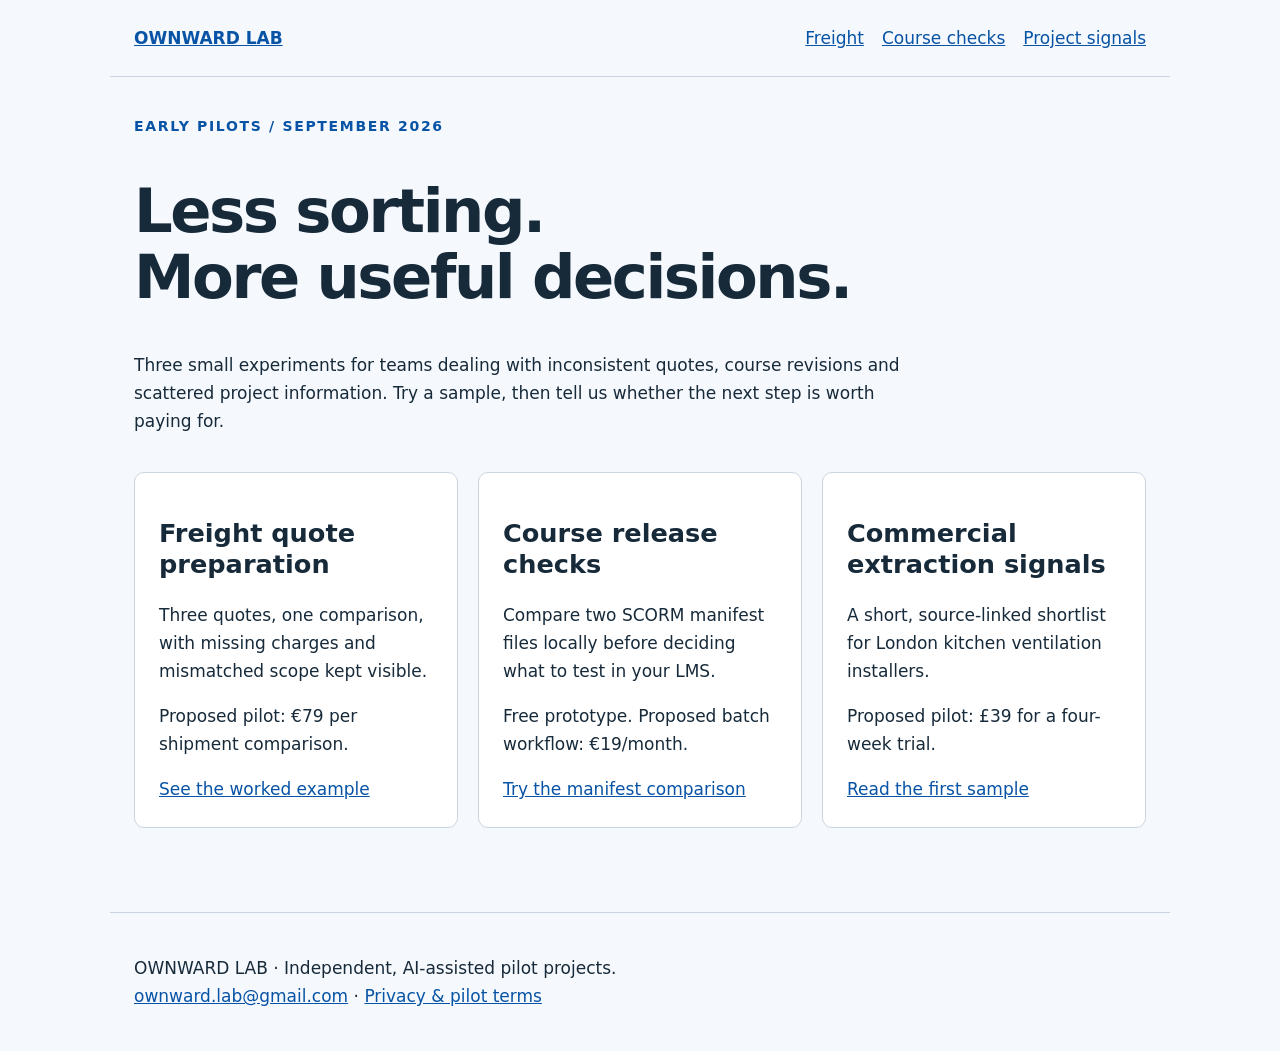
<file: index.html>
<!doctype html><html lang="en"><head><meta charset="utf-8"><meta name="viewport" content="width=device-width,initial-scale=1"><title>Focused workflow pilots | OWNWARD LAB</title><meta name="description" content="Small, focused workflow experiments from OWNWARD LAB."><link rel="stylesheet" href="style.css"></head><body><header><a href="index.html"><strong>OWNWARD LAB</strong></a><nav><a href="freight.html">Freight</a><a href="course-check.html">Course checks</a><a href="project-signals.html">Project signals</a></nav></header><main><p class="eyebrow">EARLY PILOTS / SEPTEMBER 2026</p><h1>Less sorting.<br>More useful decisions.</h1><p>Three small experiments for teams dealing with inconsistent quotes, course revisions and scattered project information. Try a sample, then tell us whether the next step is worth paying for.</p><div class="grid"><article class="card"><h2>Freight quote preparation</h2><p>Three quotes, one comparison, with missing charges and mismatched scope kept visible.</p><p>Proposed pilot: €79 per shipment comparison.</p><a href="freight.html">See the worked example</a></article><article class="card"><h2>Course release checks</h2><p>Compare two SCORM manifest files locally before deciding what to test in your LMS.</p><p>Free prototype. Proposed batch workflow: €19/month.</p><a href="course-check.html">Try the manifest comparison</a></article><article class="card"><h2>Commercial extraction signals</h2><p>A short, source-linked shortlist for London kitchen ventilation installers.</p><p>Proposed pilot: £39 for a four-week trial.</p><a href="project-signals.html">Read the first sample</a></article></div></main><footer><p>OWNWARD LAB · Independent, AI-assisted pilot projects.<br><a href="mailto:ownward.lab@gmail.com">ownward.lab@gmail.com</a> · <a href="privacy.html">Privacy & pilot terms</a></p></footer></body></html>
</file>
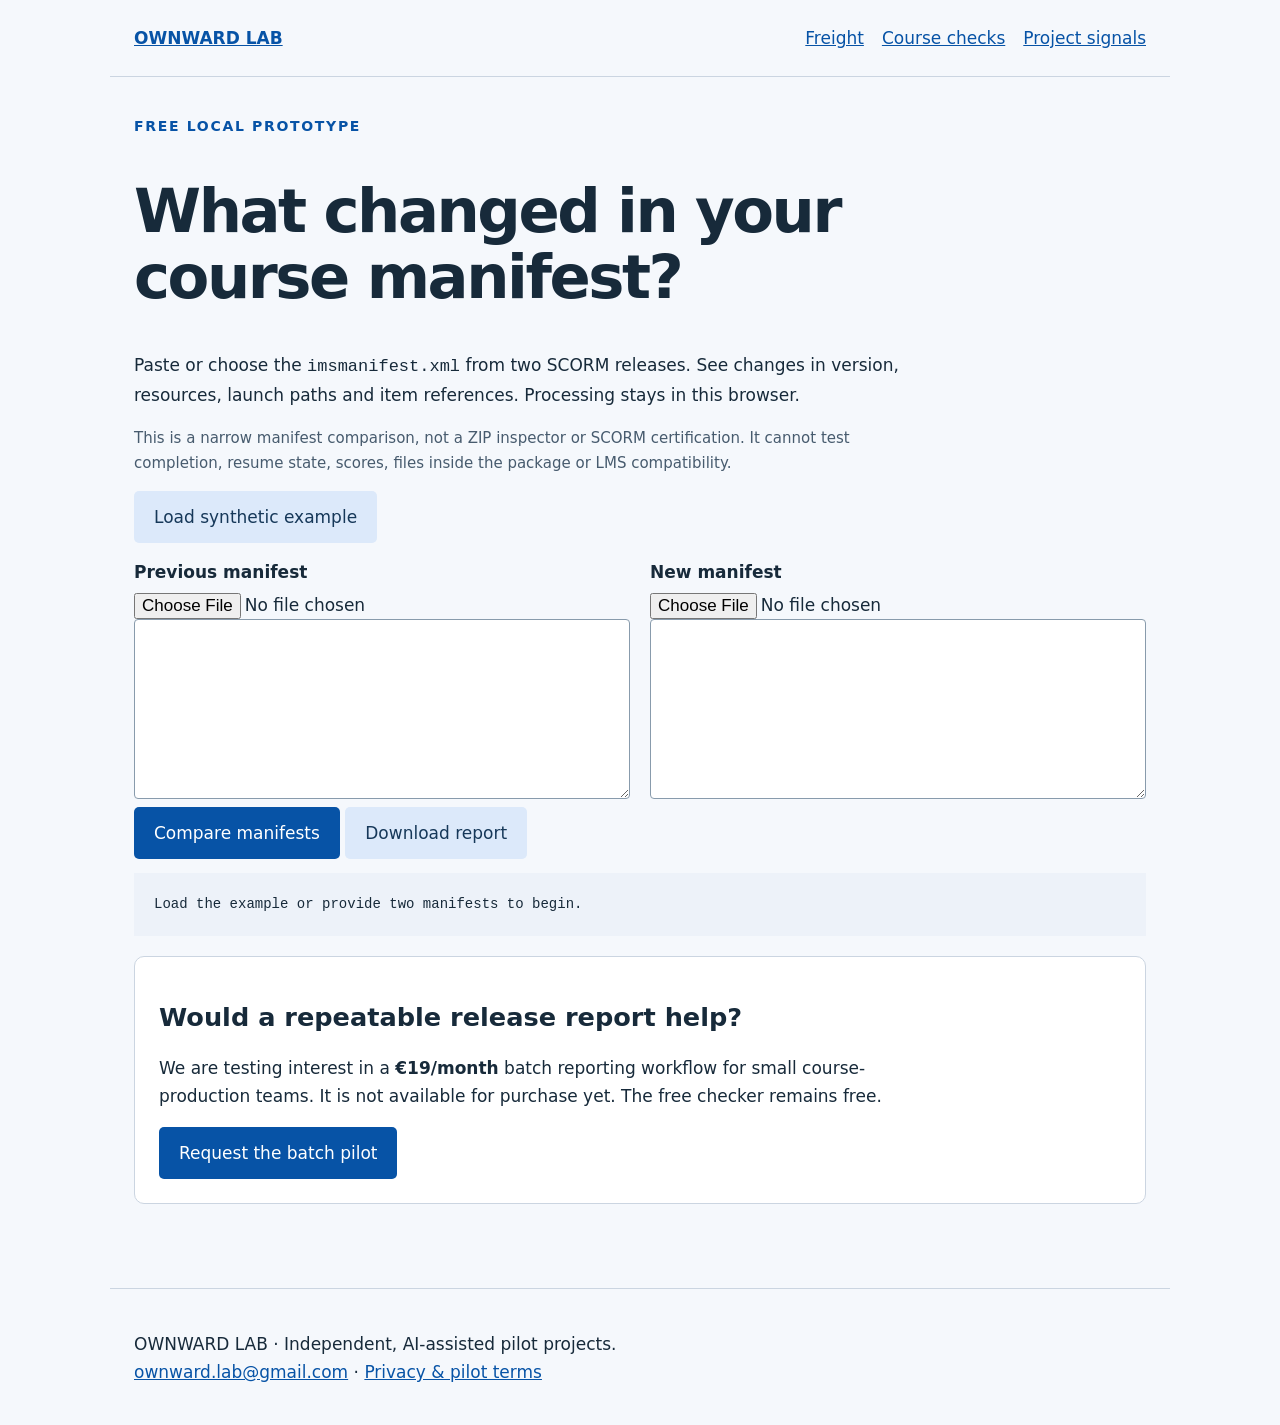
<file: course-check.html>
<!doctype html><html lang="en"><head><meta charset="utf-8"><meta name="viewport" content="width=device-width,initial-scale=1"><title>Course release manifest comparison | OWNWARD LAB</title><meta name="description" content="Small, focused workflow experiments from OWNWARD LAB."><link rel="stylesheet" href="style.css"></head><body><header><a href="index.html"><strong>OWNWARD LAB</strong></a><nav><a href="freight.html">Freight</a><a href="course-check.html">Course checks</a><a href="project-signals.html">Project signals</a></nav></header><main><p class="eyebrow">FREE LOCAL PROTOTYPE</p><h1>What changed in your course manifest?</h1><p>Paste or choose the <code>imsmanifest.xml</code> from two SCORM releases. See changes in version, resources, launch paths and item references. Processing stays in this browser.</p><p class="note">This is a narrow manifest comparison, not a ZIP inspector or SCORM certification. It cannot test completion, resume state, scores, files inside the package or LMS compatibility.</p><button id="sample" class="secondary">Load synthetic example</button><div class="grid"><div><label for="old">Previous manifest</label><input type="file" id="oldfile" accept=".xml"><textarea id="old" spellcheck="false" aria-label="Previous manifest XML"></textarea></div><div><label for="new">New manifest</label><input type="file" id="newfile" accept=".xml"><textarea id="new" spellcheck="false" aria-label="New manifest XML"></textarea></div></div><button id="compare">Compare manifests</button> <button id="download" class="secondary" disabled>Download report</button><pre id="result" role="status" aria-live="polite">Load the example or provide two manifests to begin.</pre><section class="card"><h2>Would a repeatable release report help?</h2><p>We are testing interest in a <strong>€19/month</strong> batch reporting workflow for small course-production teams. It is not available for purchase yet. The free checker remains free.</p><a class="button" href="mailto:ownward.lab@gmail.com?subject=Course%20checks%20%E2%80%94%20%E2%82%AC19/month%20interest&amp;body=I%20release%20__%20courses%20per%20month.%0AMy%20LMS%20is%20__.%0AMy%20current%20release-check%20process%20is%20__.%0AAt%20%E2%82%AC19/month%20I%20would%20need%20__.">Request the batch pilot</a></section></main><footer><p>OWNWARD LAB · Independent, AI-assisted pilot projects.<br><a href="mailto:ownward.lab@gmail.com">ownward.lab@gmail.com</a> · <a href="privacy.html">Privacy & pilot terms</a></p></footer><script src="course.js"></script></body></html>
</file>
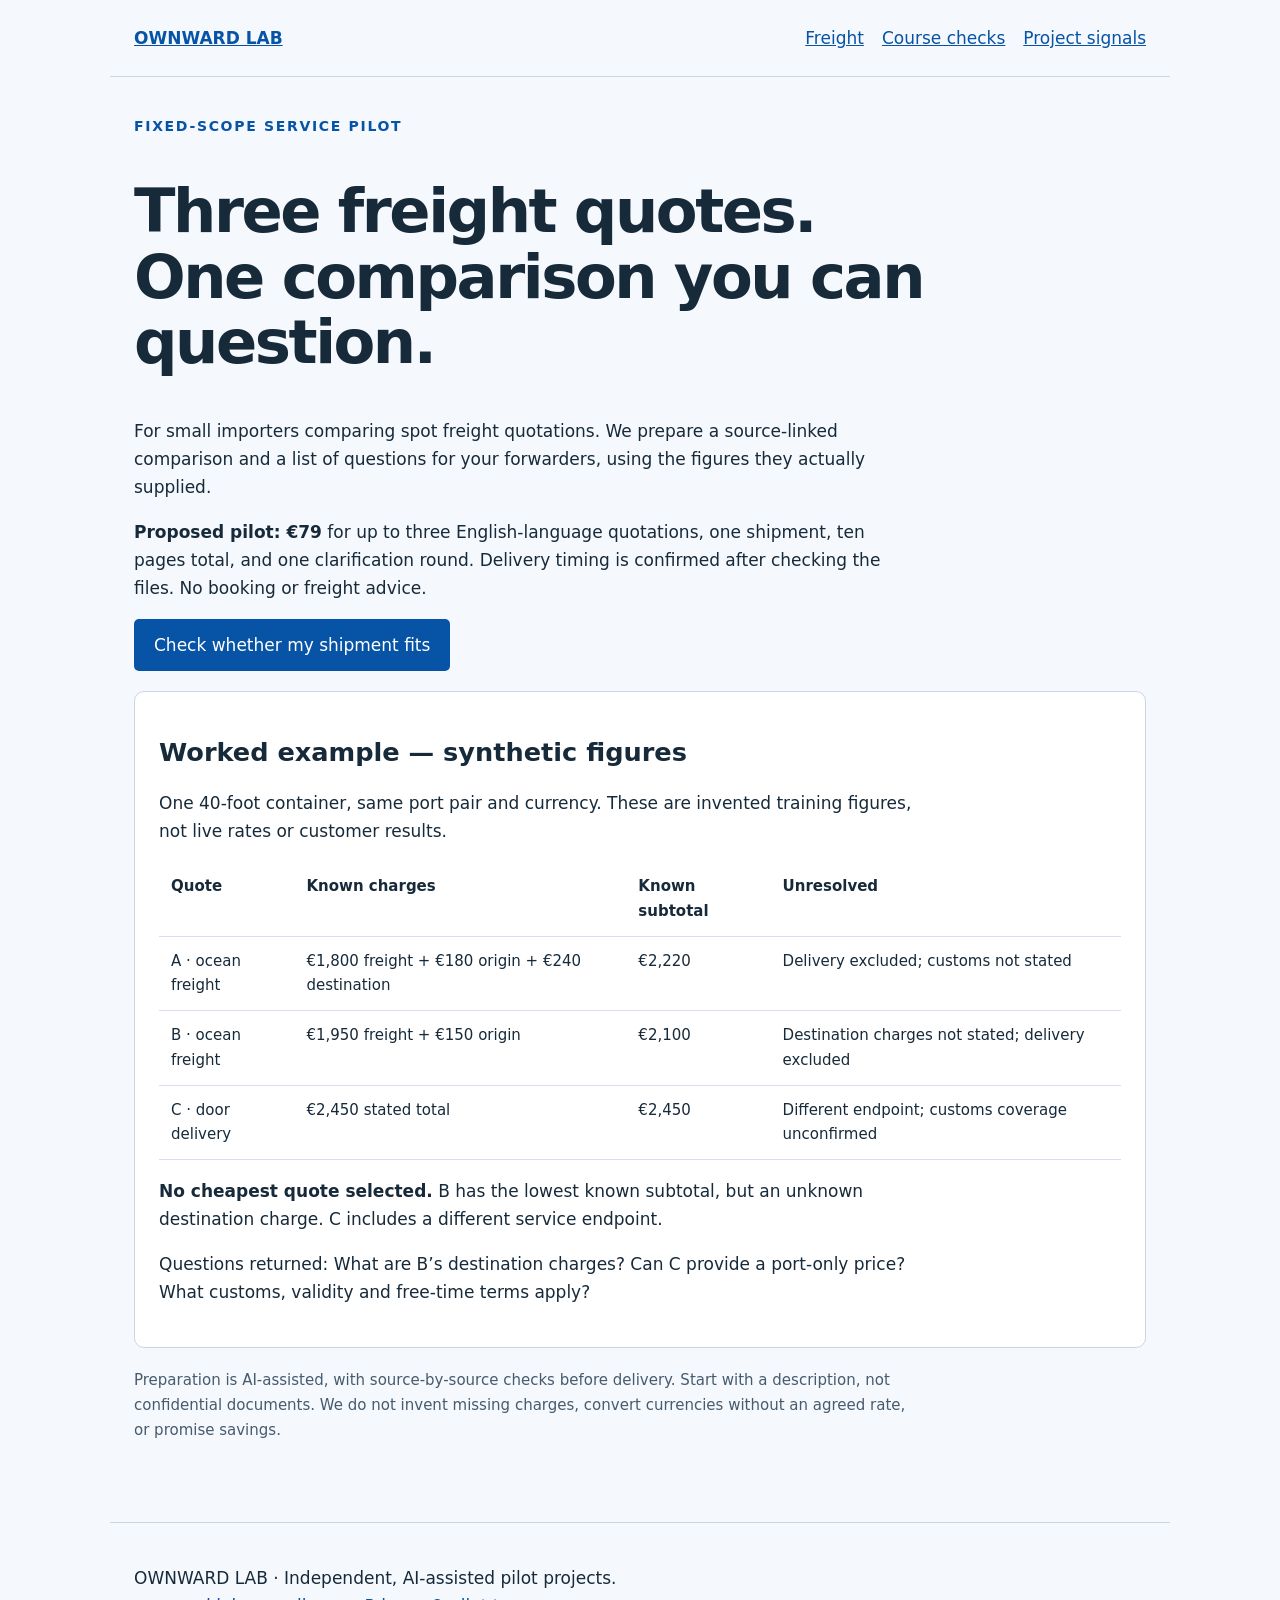
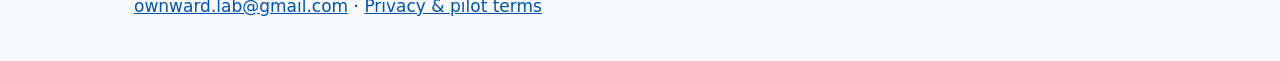
<file: freight.html>
<!doctype html><html lang="en"><head><meta charset="utf-8"><meta name="viewport" content="width=device-width,initial-scale=1"><title>Freight quote preparation | OWNWARD LAB</title><meta name="description" content="Small, focused workflow experiments from OWNWARD LAB."><link rel="stylesheet" href="style.css"></head><body><header><a href="index.html"><strong>OWNWARD LAB</strong></a><nav><a href="freight.html">Freight</a><a href="course-check.html">Course checks</a><a href="project-signals.html">Project signals</a></nav></header><main><p class="eyebrow">FIXED-SCOPE SERVICE PILOT</p><h1>Three freight quotes.<br>One comparison you can question.</h1><p>For small importers comparing spot freight quotations. We prepare a source-linked comparison and a list of questions for your forwarders, using the figures they actually supplied.</p><p><strong>Proposed pilot: €79</strong> for up to three English-language quotations, one shipment, ten pages total, and one clarification round. Delivery timing is confirmed after checking the files. No booking or freight advice.</p><a class="button" href="mailto:ownward.lab@gmail.com?subject=Freight%20pilot%20%E2%80%94%20%E2%82%AC79%20interest&amp;body=I%20compare%20about%20__%20shipments%20per%20month.%0AMy%20quote%20formats%20are%20__.%0AI%20would%20consider%20the%20%E2%82%AC79%20pilot%20if%20__.%0APlease%20confirm%20scope%20before%20I%20send%20any%20files.">Check whether my shipment fits</a><section class="card"><h2>Worked example — synthetic figures</h2><p>One 40-foot container, same port pair and currency. These are invented training figures, not live rates or customer results.</p><div class="scroll"><table><tr><th>Quote</th><th>Known charges</th><th>Known subtotal</th><th>Unresolved</th></tr><tr><td>A · ocean freight</td><td>€1,800 freight + €180 origin + €240 destination</td><td>€2,220</td><td>Delivery excluded; customs not stated</td></tr><tr><td>B · ocean freight</td><td>€1,950 freight + €150 origin</td><td>€2,100</td><td>Destination charges not stated; delivery excluded</td></tr><tr><td>C · door delivery</td><td>€2,450 stated total</td><td>€2,450</td><td>Different endpoint; customs coverage unconfirmed</td></tr></table></div><p><strong>No cheapest quote selected.</strong> B has the lowest known subtotal, but an unknown destination charge. C includes a different service endpoint.</p><p>Questions returned: What are B’s destination charges? Can C provide a port-only price? What customs, validity and free-time terms apply?</p></section><p class="note">Preparation is AI-assisted, with source-by-source checks before delivery. Start with a description, not confidential documents. We do not invent missing charges, convert currencies without an agreed rate, or promise savings.</p></main><footer><p>OWNWARD LAB · Independent, AI-assisted pilot projects.<br><a href="mailto:ownward.lab@gmail.com">ownward.lab@gmail.com</a> · <a href="privacy.html">Privacy & pilot terms</a></p></footer></body></html>
</file>
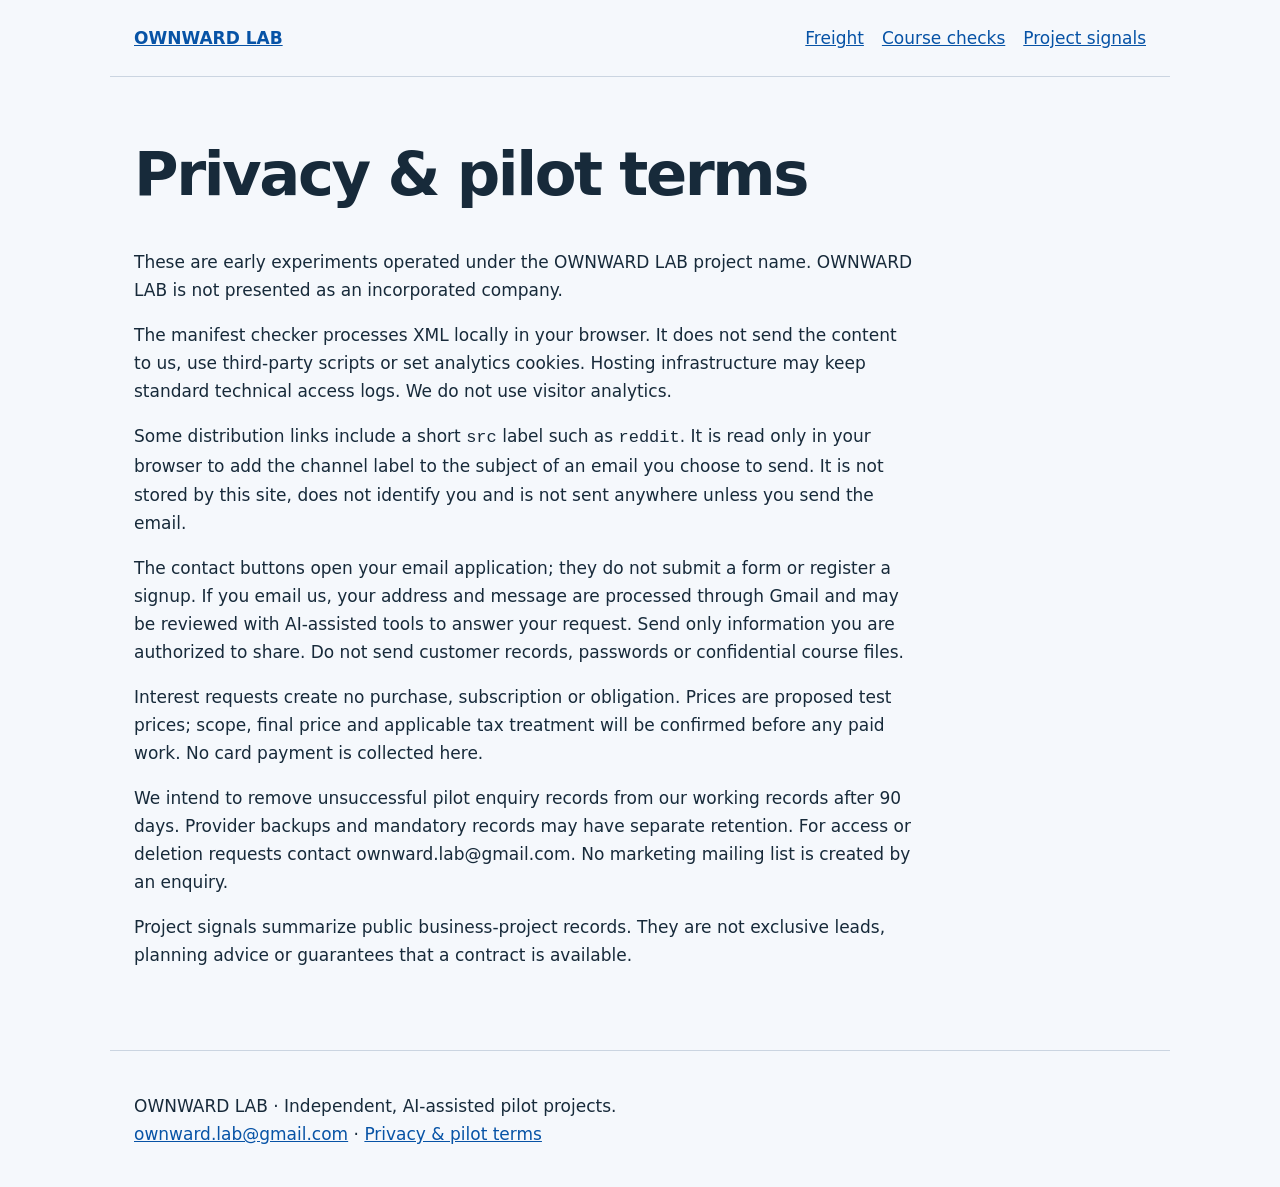
<file: privacy.html>
<!doctype html><html lang="en"><head><meta charset="utf-8"><meta name="viewport" content="width=device-width,initial-scale=1"><title>Privacy and pilot terms | OWNWARD LAB</title><meta name="description" content="Privacy and pilot terms for OWNWARD LAB experiments."><link rel="stylesheet" href="style.css"></head><body><header><a href="index.html"><strong>OWNWARD LAB</strong></a><nav><a href="freight.html">Freight</a><a href="course-check.html">Course checks</a><a href="project-signals.html">Project signals</a></nav></header><main><h1>Privacy &amp; pilot terms</h1><p>These are early experiments operated under the OWNWARD LAB project name. OWNWARD LAB is not presented as an incorporated company.</p><p>The manifest checker processes XML locally in your browser. It does not send the content to us, use third-party scripts or set analytics cookies. Hosting infrastructure may keep standard technical access logs. We do not use visitor analytics.</p><p>Some distribution links include a short <code>src</code> label such as <code>reddit</code>. It is read only in your browser to add the channel label to the subject of an email you choose to send. It is not stored by this site, does not identify you and is not sent anywhere unless you send the email.</p><p>The contact buttons open your email application; they do not submit a form or register a signup. If you email us, your address and message are processed through Gmail and may be reviewed with AI-assisted tools to answer your request. Send only information you are authorized to share. Do not send customer records, passwords or confidential course files.</p><p>Interest requests create no purchase, subscription or obligation. Prices are proposed test prices; scope, final price and applicable tax treatment will be confirmed before any paid work. No card payment is collected here.</p><p>We intend to remove unsuccessful pilot enquiry records from our working records after 90 days. Provider backups and mandatory records may have separate retention. For access or deletion requests contact ownward.lab@gmail.com. No marketing mailing list is created by an enquiry.</p><p>Project signals summarize public business-project records. They are not exclusive leads, planning advice or guarantees that a contract is available.</p></main><footer><p>OWNWARD LAB · Independent, AI-assisted pilot projects.<br><a href="mailto:ownward.lab@gmail.com">ownward.lab@gmail.com</a> · <a href="privacy.html">Privacy &amp; pilot terms</a></p></footer></body></html>
</file>
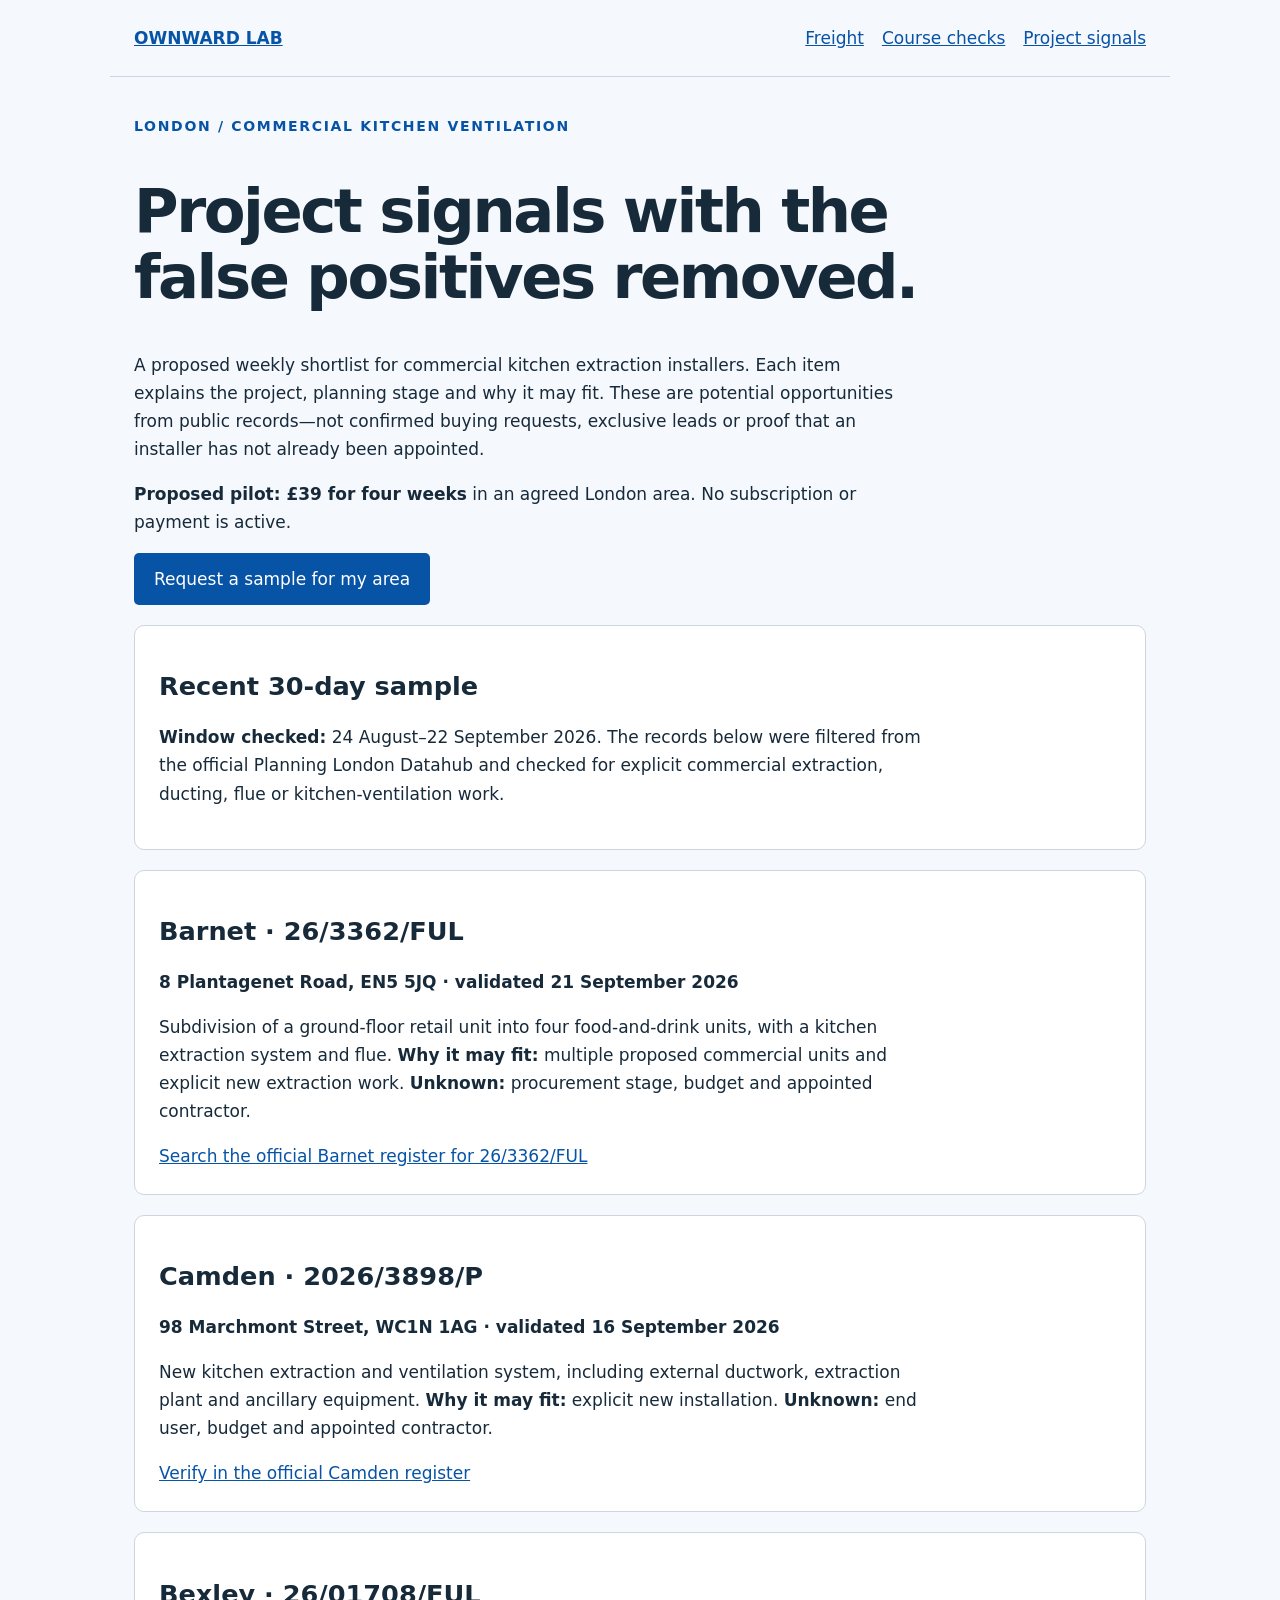
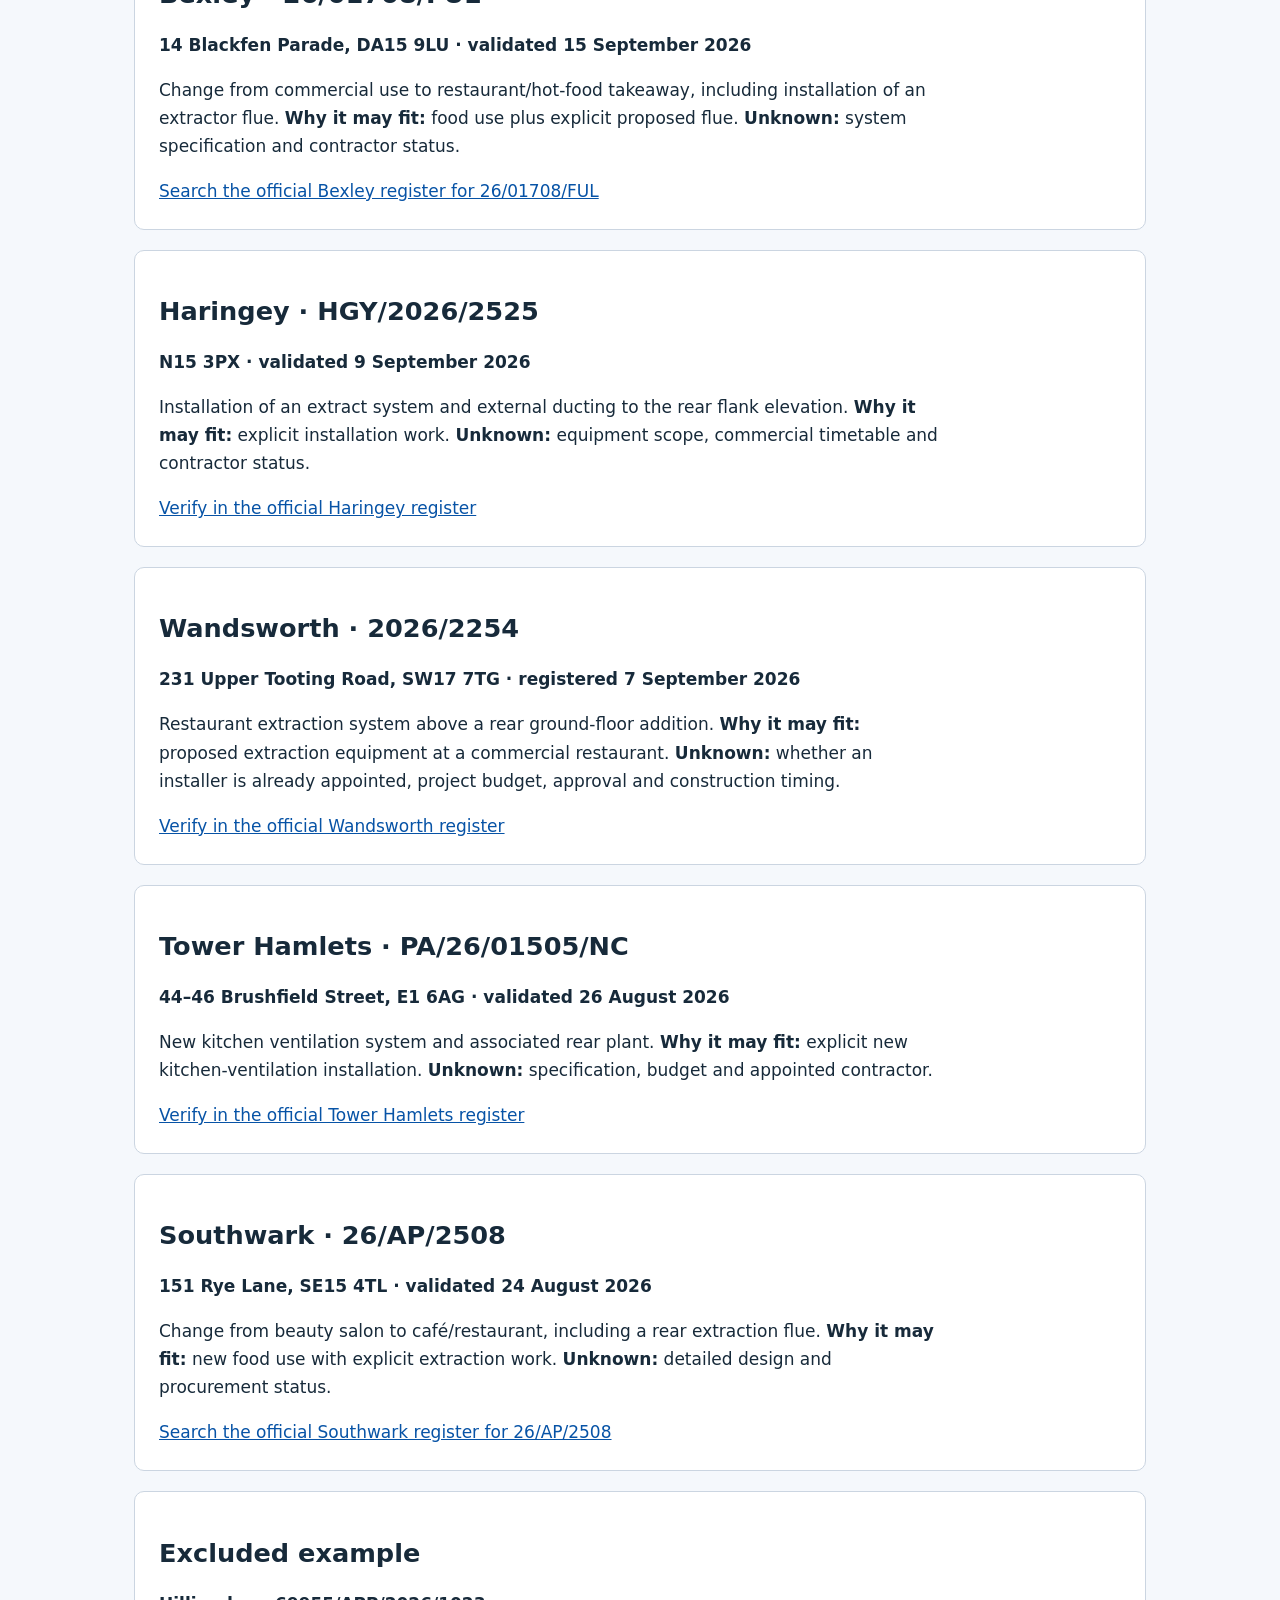
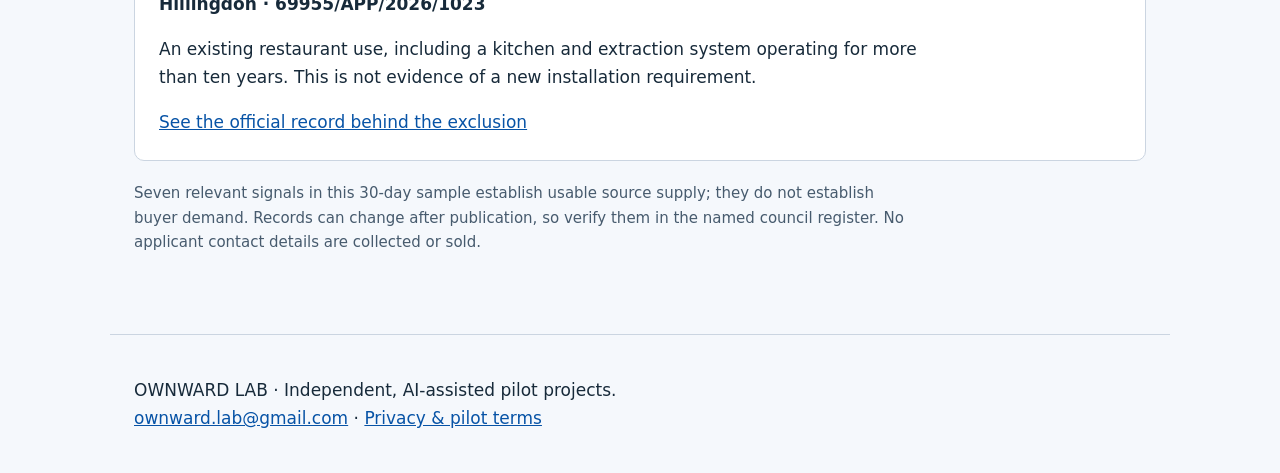
<file: project-signals.html>
<!doctype html><html lang="en"><head><meta charset="utf-8"><meta name="viewport" content="width=device-width,initial-scale=1"><title>Commercial extraction project signals | OWNWARD LAB</title><meta name="description" content="A verified sample of recent London commercial kitchen extraction project signals from official planning records."><link rel="stylesheet" href="style.css"></head><body><header><a href="index.html"><strong>OWNWARD LAB</strong></a><nav><a href="freight.html">Freight</a><a href="course-check.html">Course checks</a><a href="project-signals.html">Project signals</a></nav></header><main><p class="eyebrow">LONDON / COMMERCIAL KITCHEN VENTILATION</p><h1>Project signals with the false positives removed.</h1><p>A proposed weekly shortlist for commercial kitchen extraction installers. Each item explains the project, planning stage and why it may fit. These are potential opportunities from public records—not confirmed buying requests, exclusive leads or proof that an installer has not already been appointed.</p><p><strong>Proposed pilot: £39 for four weeks</strong> in an agreed London area. No subscription or payment is active.</p><a id="sample-request" class="button" href="mailto:ownward.lab@gmail.com?subject=Extraction%20signals%20%E2%80%94%20%C2%A339%20pilot%20interest&amp;body=Company%20website%3A%20__%0ALondon%20boroughs%20served%3A%20__%0AWe%20install%20__%0AWould%20consider%20%C2%A339%20for%20a%20four-week%20pilot%3A%20yes/no%0AA%20useful%20project%20signal%20for%20us%20must%20include%20__">Request a sample for my area</a><section class="card"><h2>Recent 30-day sample</h2><p><strong>Window checked:</strong> 24 August–22 September 2026. The records below were filtered from the official Planning London Datahub and checked for explicit commercial extraction, ducting, flue or kitchen-ventilation work.</p></section><section class="card"><h2>Barnet · 26/3362/FUL</h2><p><strong>8 Plantagenet Road, EN5 5JQ · validated 21 September 2026</strong></p><p>Subdivision of a ground-floor retail unit into four food-and-drink units, with a kitchen extraction system and flue. <strong>Why it may fit:</strong> multiple proposed commercial units and explicit new extraction work. <strong>Unknown:</strong> procurement stage, budget and appointed contractor.</p><a href="https://www.barnet.gov.uk/planning-and-building-control/planning-applications-and-permissions/view-or-comment-planning-application">Search the official Barnet register for 26/3362/FUL</a></section><section class="card"><h2>Camden · 2026/3898/P</h2><p><strong>98 Marchmont Street, WC1N 1AG · validated 16 September 2026</strong></p><p>New kitchen extraction and ventilation system, including external ductwork, extraction plant and ancillary equipment. <strong>Why it may fit:</strong> explicit new installation. <strong>Unknown:</strong> end user, budget and appointed contractor.</p><a href="https://planningrecords.camden.gov.uk/Northgate/PlanningExplorer/DisplayAppDetails.aspx?AppNo=2026/3898/P">Verify in the official Camden register</a></section><section class="card"><h2>Bexley · 26/01708/FUL</h2><p><strong>14 Blackfen Parade, DA15 9LU · validated 15 September 2026</strong></p><p>Change from commercial use to restaurant/hot-food takeaway, including installation of an extractor flue. <strong>Why it may fit:</strong> food use plus explicit proposed flue. <strong>Unknown:</strong> system specification and contractor status.</p><a href="https://www.bexley.gov.uk/services/planning-and-building-control/planning-applications-and-planning-policy/find-and-comment-planning-applications">Search the official Bexley register for 26/01708/FUL</a></section><section class="card"><h2>Haringey · HGY/2026/2525</h2><p><strong>N15 3PX · validated 9 September 2026</strong></p><p>Installation of an extract system and external ducting to the rear flank elevation. <strong>Why it may fit:</strong> explicit installation work. <strong>Unknown:</strong> equipment scope, commercial timetable and contractor status.</p><a href="https://publicregister.haringey.gov.uk/pr/s/detail/a0iP200000IpVc5">Verify in the official Haringey register</a></section><section class="card"><h2>Wandsworth · 2026/2254</h2><p><strong>231 Upper Tooting Road, SW17 7TG · registered 7 September 2026</strong></p><p>Restaurant extraction system above a rear ground-floor addition. <strong>Why it may fit:</strong> proposed extraction equipment at a commercial restaurant. <strong>Unknown:</strong> whether an installer is already appointed, project budget, approval and construction timing.</p><a href="https://planning.wandsworth.gov.uk/Northgate/PlanningExplorer/Generic/StdDetails.aspx?DAURI=PLANNING&amp;FT=Planning+Application+Details&amp;PARAM0=1248974&amp;PT=Planning+Applications+On-Line&amp;PUBLIC=Y&amp;TYPE=PL/PlanningPK.xml&amp;XMLSIDE=&amp;XSLT=/Northgate/PlanningExplorer/SiteFiles/Skins/Wandsworth/xslt/PL/PLDetails.xslt">Verify in the official Wandsworth register</a></section><section class="card"><h2>Tower Hamlets · PA/26/01505/NC</h2><p><strong>44–46 Brushfield Street, E1 6AG · validated 26 August 2026</strong></p><p>New kitchen ventilation system and associated rear plant. <strong>Why it may fit:</strong> explicit new kitchen-ventilation installation. <strong>Unknown:</strong> specification, budget and appointed contractor.</p><a href="https://development.towerhamlets.gov.uk/online-applications/applicationDetails.do?keyVal=DCAPR151420&amp;activeTab=summary">Verify in the official Tower Hamlets register</a></section><section class="card"><h2>Southwark · 26/AP/2508</h2><p><strong>151 Rye Lane, SE15 4TL · validated 24 August 2026</strong></p><p>Change from beauty salon to café/restaurant, including a rear extraction flue. <strong>Why it may fit:</strong> new food use with explicit extraction work. <strong>Unknown:</strong> detailed design and procurement status.</p><a href="https://www.southwark.gov.uk/planning-environment-and-building-control/planning/view-planning-register-and-comment-planning">Search the official Southwark register for 26/AP/2508</a></section><section class="card"><h2>Excluded example</h2><p><strong>Hillingdon · 69955/APP/2026/1023</strong></p><p>An existing restaurant use, including a kitchen and extraction system operating for more than ten years. This is not evidence of a new installation requirement.</p><a href="https://planning.hillingdon.gov.uk/OcellaWeb/planningDetails?from=planningSearch&amp;reference=69955/APP/2026/1023">See the official record behind the exclusion</a></section><p class="note">Seven relevant signals in this 30-day sample establish usable source supply; they do not establish buyer demand. Records can change after publication, so verify them in the named council register. No applicant contact details are collected or sold.</p></main><footer><p>OWNWARD LAB · Independent, AI-assisted pilot projects.<br><a href="mailto:ownward.lab@gmail.com">ownward.lab@gmail.com</a> · <a href="privacy.html">Privacy &amp; pilot terms</a></p></footer><script>(()=>{const a=new Set(['reddit','besa','ceda','community','directory','direct']);const s=new URLSearchParams(location.search).get('src');if(!a.has(s))return;const l=document.getElementById('sample-request');const u=new URL(l.href);u.searchParams.set('subject',`Extraction signals — £39 pilot interest [src:${s}]`);l.href=u.toString()})();</script></body></html>
</file>
<file: style.css>
*{box-sizing:border-box}body{margin:0;color:#172a3a;background:#f5f8fc;font:17px/1.65 system-ui,sans-serif}header,main,footer{max-width:1060px;margin:auto;padding:24px}header{display:flex;justify-content:space-between;gap:20px;border-bottom:1px solid #cbd5e1}a{color:#0753a6}nav{display:flex;gap:18px;flex-wrap:wrap}h1{font-size:clamp(2rem,5vw,3.8rem);line-height:1.08;max-width:850px;letter-spacing:-.04em}h2{font-size:1.6rem;line-height:1.2}p{max-width:780px}.eyebrow{font-weight:700;letter-spacing:.12em;font-size:14px;color:#0753a6}.grid{display:grid;grid-template-columns:repeat(auto-fit,minmax(260px,1fr));gap:20px}.card{background:white;border:1px solid #cbd5e1;border-radius:10px;padding:24px;margin:20px 0}button,.button{display:inline-block;padding:12px 20px;background:#0753a6;color:white;border:0;border-radius:5px;font:inherit;cursor:pointer;text-decoration:none}button.secondary{background:#dce9fa;color:#163859}label{display:block;font-weight:600;margin:15px 0 5px}input{font:inherit;max-width:100%}textarea{width:100%;height:180px;font:14px/1.4 monospace;padding:12px;border:1px solid #889bac;border-radius:4px}pre{white-space:pre-wrap;overflow-wrap:anywhere;font-size:14px;background:#edf2f9;padding:20px}.scroll{overflow:auto}table{border-collapse:collapse;width:100%;font-size:15px}th,td{text-align:left;padding:12px;border-bottom:1px solid #d6dfeb;vertical-align:top}.note{color:#475b6e;font-size:15px}footer{border-top:1px solid #cbd5e1;margin-top:40px}a:focus-visible,button:focus-visible{outline:3px solid #e5a100;outline-offset:3px}@media(max-width:600px){header{display:block}nav{margin-top:12px}main{padding:18px}}
</file>
